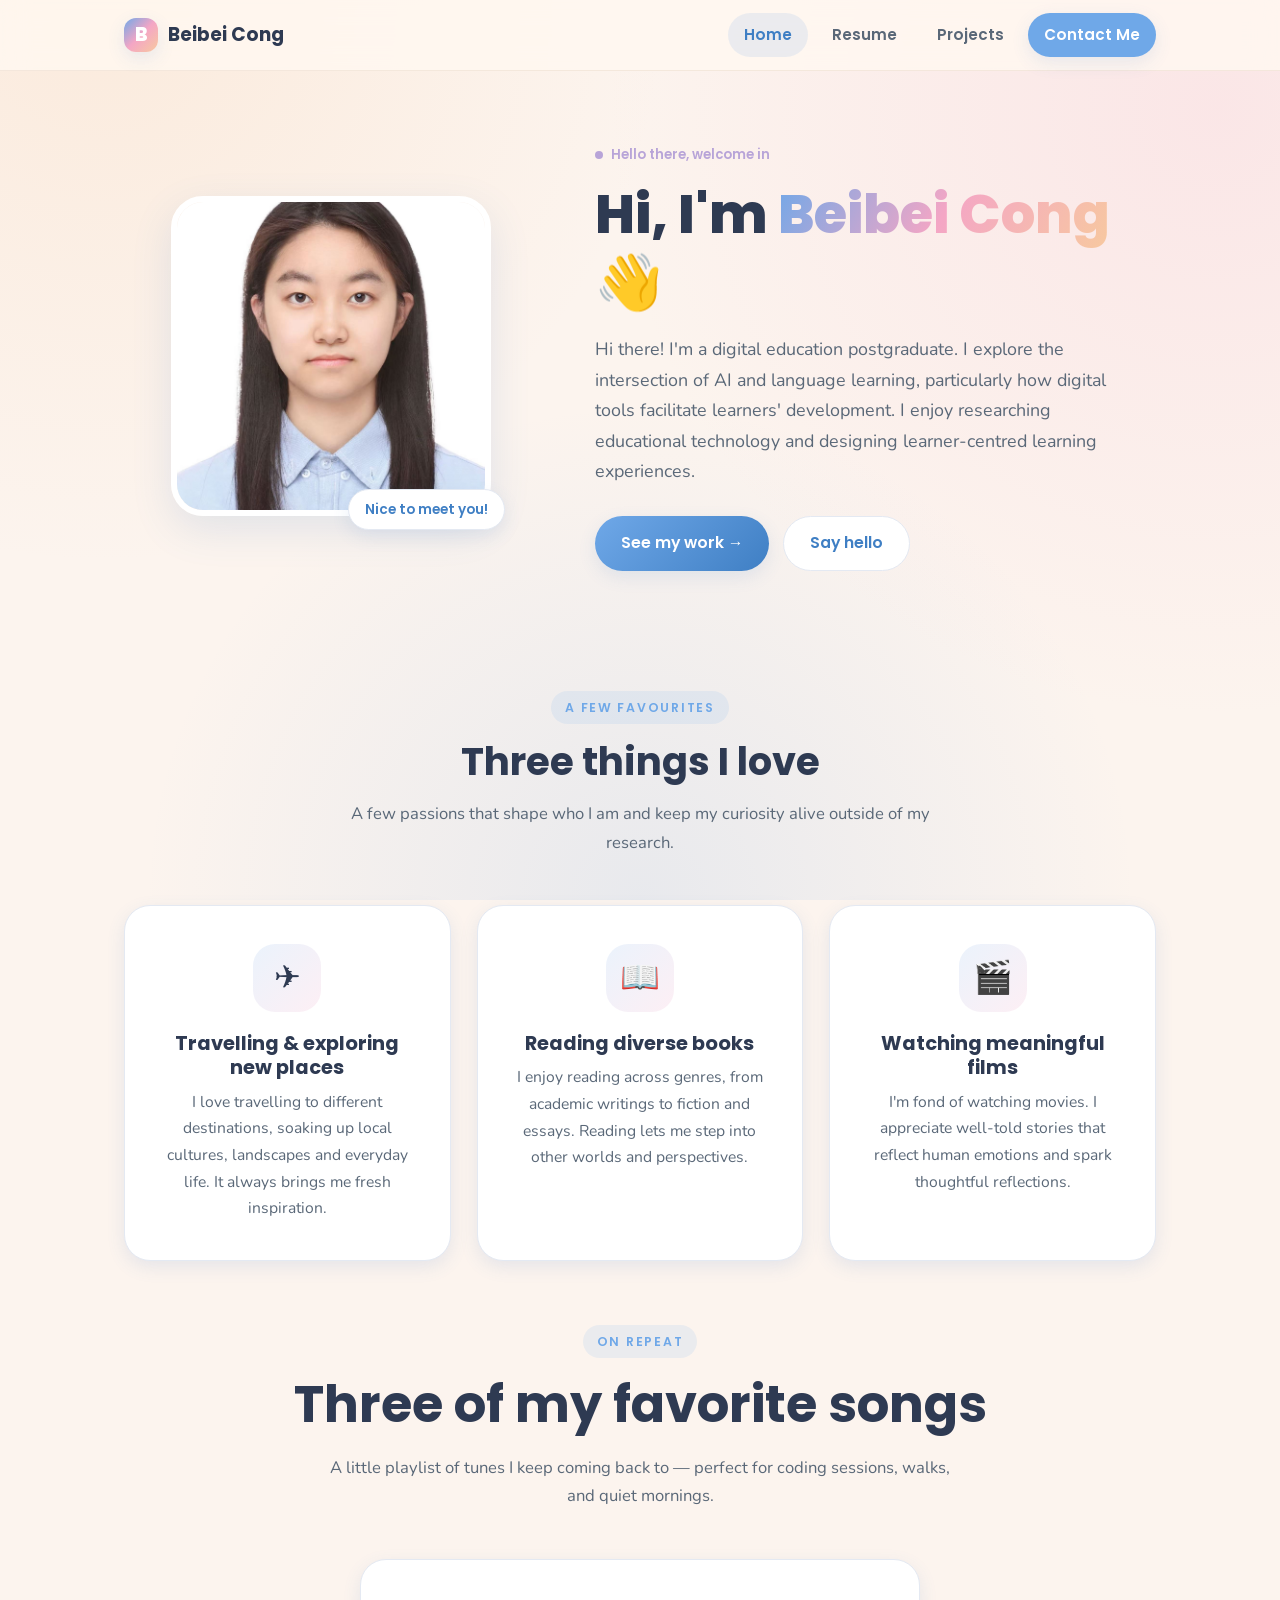
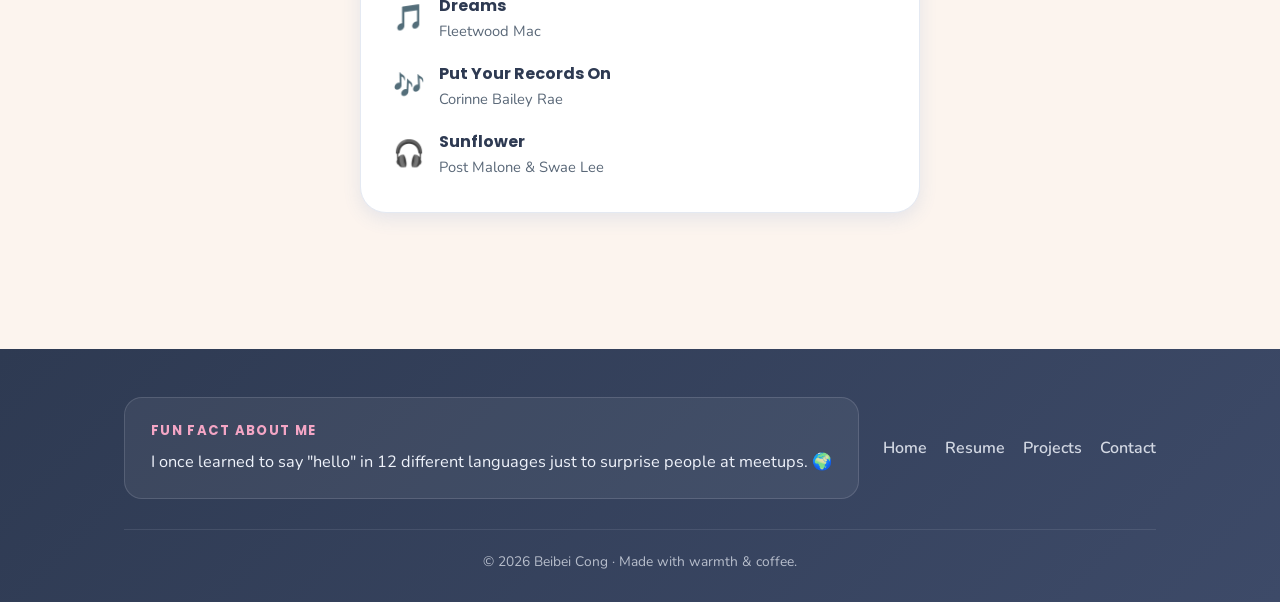
<file: index.html>
<!DOCTYPE html>
<html lang="en">
<head>
  <meta charset="UTF-8" />
  <meta name="viewport" content="width=device-width, initial-scale=1.0" />
  <title>Beibei Cong — Home</title>
  <meta name="description" content="Beibei Cong — digital education postgraduate exploring the intersection of AI and language learning, researching educational technology and designing learner-centred experiences." />
  <link rel="stylesheet" href="styles.css" />
</head>
<body>
  <!-- ===== Navbar ===== -->
  <header class="nav">
    <div class="container nav-inner">
      <a href="index.html" class="brand">
        <span class="brand-dot">B</span>
        Beibei Cong
      </a>
      <nav class="nav-links" id="navLinks">
        <a href="index.html" class="active">Home</a>
        <a href="resume.html">Resume</a>
        <a href="projects.html">Projects</a>
        <a href="contact.html" class="nav-cta">Contact Me</a>
      </nav>
      <button class="nav-toggle" aria-label="Toggle menu" aria-expanded="false">
        <span></span>
      </button>
    </div>
  </header>

  <main>
    <!-- ===== Hero ===== -->
    <section class="hero">
      <div class="container hero-grid">
        <div class="headshot-wrap reveal">
          <img class="headshot"
            src="assets/profile.jpg"
            alt="Headshot of Beibei Cong" />
          <span class="headshot-badge">Nice to meet you!</span>
        </div>
        <div class="reveal">
          <span class="hero-eyebrow"><span class="pulse"></span> Hello there, welcome in</span>
          <h1>Hi, I'm <span class="accent">Beibei Cong</span> 👋</h1>
          <p class="hero-lead">
            Hi there! I'm a digital education postgraduate. I explore the
            intersection of AI and language learning, particularly how digital
            tools facilitate learners' development. I enjoy researching
            educational technology and designing learner-centred learning
            experiences.
          </p>
          <div class="hero-actions">
            <a href="projects.html" class="btn btn-primary">See my work →</a>
            <a href="contact.html" class="btn btn-ghost">Say hello</a>
          </div>
        </div>
      </div>
    </section>

    <!-- ===== Three things I like ===== -->
    <section class="section">
      <div class="container">
        <div class="center">
          <span class="section-eyebrow">A few favourites</span>
          <h2 class="section-title">Three things I love</h2>
          <p class="section-subtitle">
            A few passions that shape who I am and keep my curiosity alive
            outside of my research.
          </p>
        </div>
        <div class="grid grid-3">
          <article class="card like-card reveal">
            <div class="like-icon">✈️</div>
            <h3>Travelling &amp; exploring new places</h3>
            <p>I love travelling to different destinations, soaking up local cultures, landscapes and everyday life. It always brings me fresh inspiration.</p>
          </article>
          <article class="card like-card reveal">
            <div class="like-icon">📖</div>
            <h3>Reading diverse books</h3>
            <p>I enjoy reading across genres, from academic writings to fiction and essays. Reading lets me step into other worlds and perspectives.</p>
          </article>
          <article class="card like-card reveal">
            <div class="like-icon">🎬</div>
            <h3>Watching meaningful films</h3>
            <p>I'm fond of watching movies. I appreciate well-told stories that reflect human emotions and spark thoughtful reflections.</p>
          </article>
        </div>
      </div>
    </section>

    <!-- ===== Favorite songs ===== -->
    <section class="section" style="padding-top:0;">
      <div class="container">
        <div class="center">
          <span class="section-eyebrow">On repeat</span>
          <h2 class="section-title section-title-lg">Three of my favorite songs</h2>
          <p class="section-subtitle">
            A little playlist of tunes I keep coming back to — perfect for
            coding sessions, walks, and quiet mornings.
          </p>
        </div>
        <div class="card reveal" style="max-width:560px; margin:0 auto;">
          <ul style="list-style:none; text-align:left; display:grid; gap:16px;">
            <li style="display:flex; align-items:center; gap:14px;">
              <span style="font-size:1.6rem;">🎵</span>
              <div>
                <div style="font-family:'Poppins',sans-serif; font-weight:700; color:var(--ink);">Dreams</div>
                <div style="color:var(--ink-soft); font-size:0.92rem;">Fleetwood Mac</div>
              </div>
            </li>
            <li style="display:flex; align-items:center; gap:14px;">
              <span style="font-size:1.6rem;">🎶</span>
              <div>
                <div style="font-family:'Poppins',sans-serif; font-weight:700; color:var(--ink);">Put Your Records On</div>
                <div style="color:var(--ink-soft); font-size:0.92rem;">Corinne Bailey Rae</div>
              </div>
            </li>
            <li style="display:flex; align-items:center; gap:14px;">
              <span style="font-size:1.6rem;">🎧</span>
              <div>
                <div style="font-family:'Poppins',sans-serif; font-weight:700; color:var(--ink);">Sunflower</div>
                <div style="color:var(--ink-soft); font-size:0.92rem;">Post Malone &amp; Swae Lee</div>
              </div>
            </li>
          </ul>
        </div>
      </div>
    </section>
  </main>

  <!-- ===== Footer with fun fact ===== -->
  <footer class="footer">
    <div class="container">
      <div class="footer-inner">
        <div class="funfact">
          <div class="label">Fun fact about me</div>
          <div class="text">
            I once learned to say "hello" in 12 different languages just to
            surprise people at meetups. 🌍
          </div>
        </div>
        <nav class="footer-links">
          <a href="index.html">Home</a>
          <a href="resume.html">Resume</a>
          <a href="projects.html">Projects</a>
          <a href="contact.html">Contact</a>
        </nav>
      </div>
      <div class="footer-bottom">
        © <span id="year"></span> Beibei Cong · Made with warmth &amp; coffee.
      </div>
    </div>
  </footer>

  <script src="script.js"></script>
  <script>document.getElementById('year').textContent = new Date().getFullYear();</script>
</body>
</html>
</file>
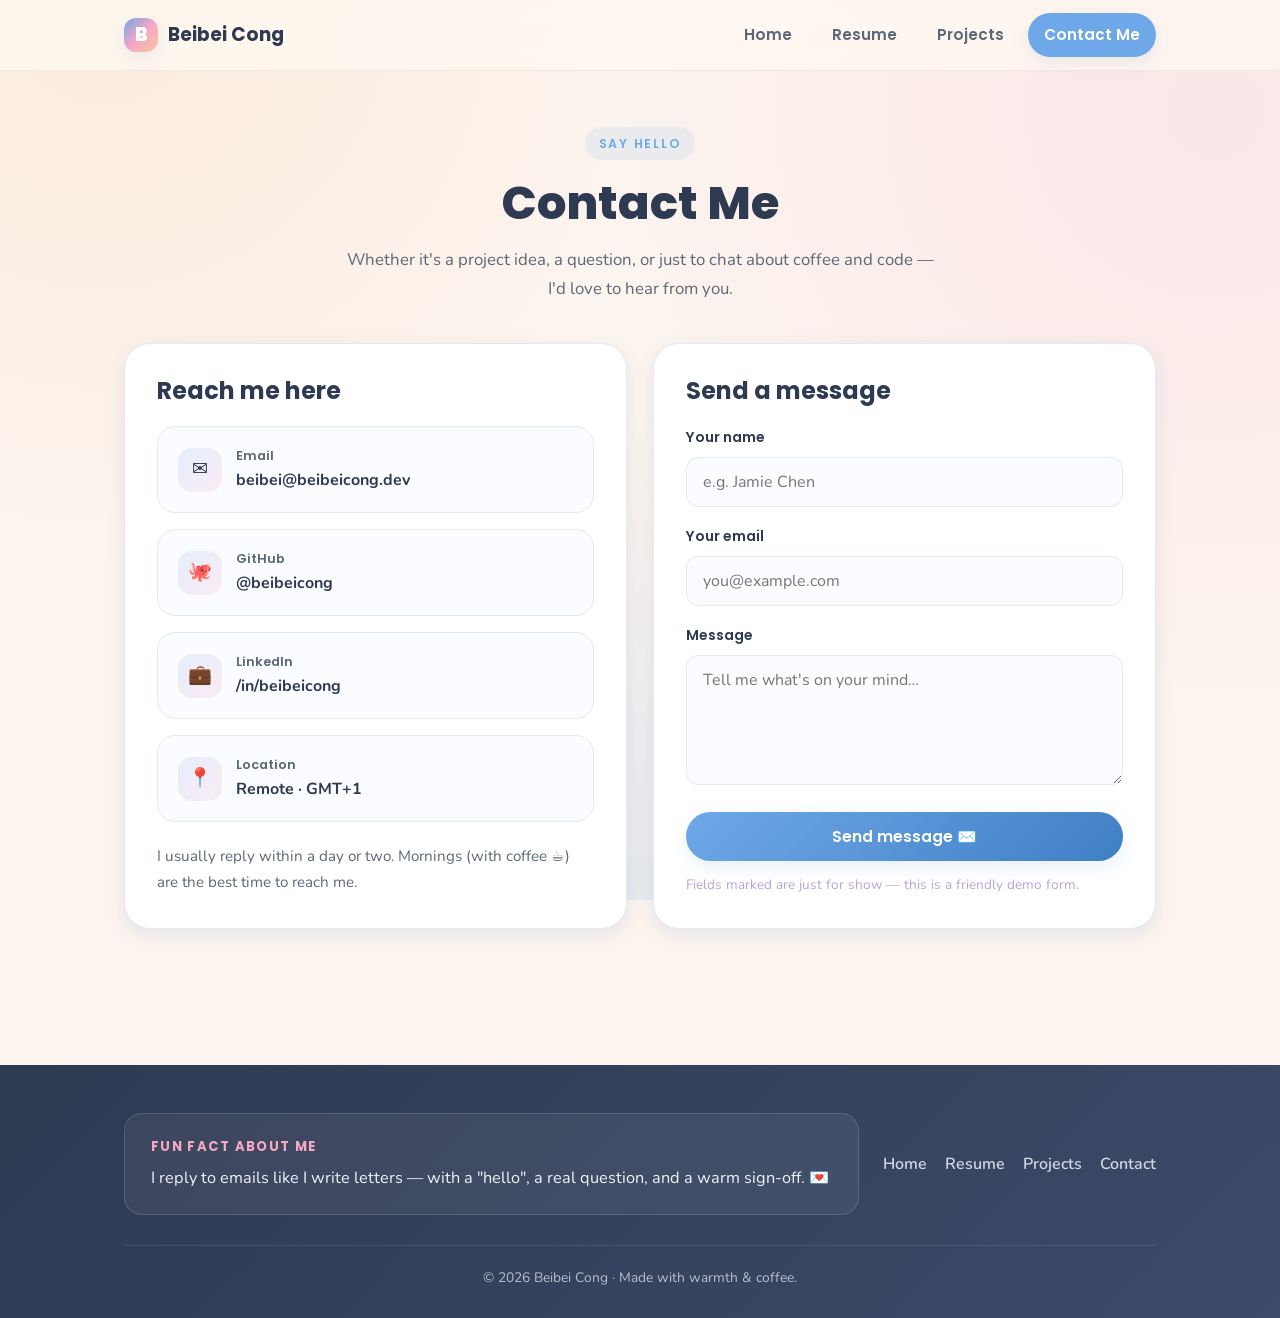
<file: contact.html>
<!DOCTYPE html>
<html lang="en">
<head>
  <meta charset="UTF-8" />
  <meta name="viewport" content="width=device-width, initial-scale=1.0" />
  <title>Beibei Cong — Contact Me</title>
  <meta name="description" content="Get in touch with Beibei Cong." />
  <link rel="stylesheet" href="styles.css" />
</head>
<body>
  <!-- ===== Navbar ===== -->
  <header class="nav">
    <div class="container nav-inner">
      <a href="index.html" class="brand">
        <span class="brand-dot">B</span>
        Beibei Cong
      </a>
      <nav class="nav-links" id="navLinks">
        <a href="index.html">Home</a>
        <a href="resume.html">Resume</a>
        <a href="projects.html">Projects</a>
        <a href="contact.html" class="active nav-cta">Contact Me</a>
      </nav>
      <button class="nav-toggle" aria-label="Toggle menu" aria-expanded="false">
        <span></span>
      </button>
    </div>
  </header>

  <main>
    <!-- ===== Page header ===== -->
    <section class="page-header">
      <div class="container">
        <span class="section-eyebrow">Say hello</span>
        <h1>Contact Me</h1>
        <p>Whether it's a project idea, a question, or just to chat about coffee and code — I'd love to hear from you.</p>
      </div>
    </section>

    <section class="section" style="padding-top:0;">
      <div class="container">
        <div class="contact-grid">
          <!-- Contact details -->
          <div class="card reveal">
            <h2 class="section-title" style="font-size:1.5rem; margin-bottom:20px;">Reach me here</h2>
            <ul class="contact-list">
              <li>
                <span class="contact-icon">✉️</span>
                <div>
                  <div class="label">Email</div>
                  <div class="value">beibei@beibeicong.dev</div>
                </div>
              </li>
              <li>
                <span class="contact-icon">🐙</span>
                <div>
                  <div class="label">GitHub</div>
                  <div class="value">@beibeicong</div>
                </div>
              </li>
              <li>
                <span class="contact-icon">💼</span>
                <div>
                  <div class="label">LinkedIn</div>
                  <div class="value">/in/beibeicong</div>
                </div>
              </li>
              <li>
                <span class="contact-icon">📍</span>
                <div>
                  <div class="label">Location</div>
                  <div class="value">Remote · GMT+1</div>
                </div>
              </li>
            </ul>
            <p style="margin-top:22px; color:var(--ink-soft); font-size:0.95rem;">
              I usually reply within a day or two. Mornings (with coffee ☕) are the best time to reach me.
            </p>
          </div>

          <!-- Contact form -->
          <div class="card reveal">
            <h2 class="section-title" style="font-size:1.5rem; margin-bottom:20px;">Send a message</h2>
            <form id="contact-form" novalidate>
              <div class="form-field">
                <label for="name">Your name</label>
                <input type="text" id="name" name="name" placeholder="e.g. Jamie Chen" required />
              </div>
              <div class="form-field">
                <label for="email">Your email</label>
                <input type="email" id="email" name="email" placeholder="you@example.com" required />
              </div>
              <div class="form-field">
                <label for="message">Message</label>
                <textarea id="message" name="message" placeholder="Tell me what's on your mind…" required></textarea>
              </div>
              <button type="submit" class="btn btn-primary" style="width:100%; justify-content:center;">Send message ✉️</button>
              <p class="form-note">Fields marked are just for show — this is a friendly demo form.</p>
            </form>
          </div>
        </div>
      </div>
    </section>
  </main>

  <!-- ===== Footer ===== -->
  <footer class="footer">
    <div class="container">
      <div class="footer-inner">
        <div class="funfact">
          <div class="label">Fun fact about me</div>
          <div class="text">
            I reply to emails like I write letters — with a "hello", a real question, and a warm sign-off. 💌
          </div>
        </div>
        <nav class="footer-links">
          <a href="index.html">Home</a>
          <a href="resume.html">Resume</a>
          <a href="projects.html">Projects</a>
          <a href="contact.html">Contact</a>
        </nav>
      </div>
      <div class="footer-bottom">
        © <span id="year"></span> Beibei Cong · Made with warmth &amp; coffee.
      </div>
    </div>
  </footer>

  <script src="script.js"></script>
  <script>document.getElementById('year').textContent = new Date().getFullYear();</script>
</body>
</html>
</file>
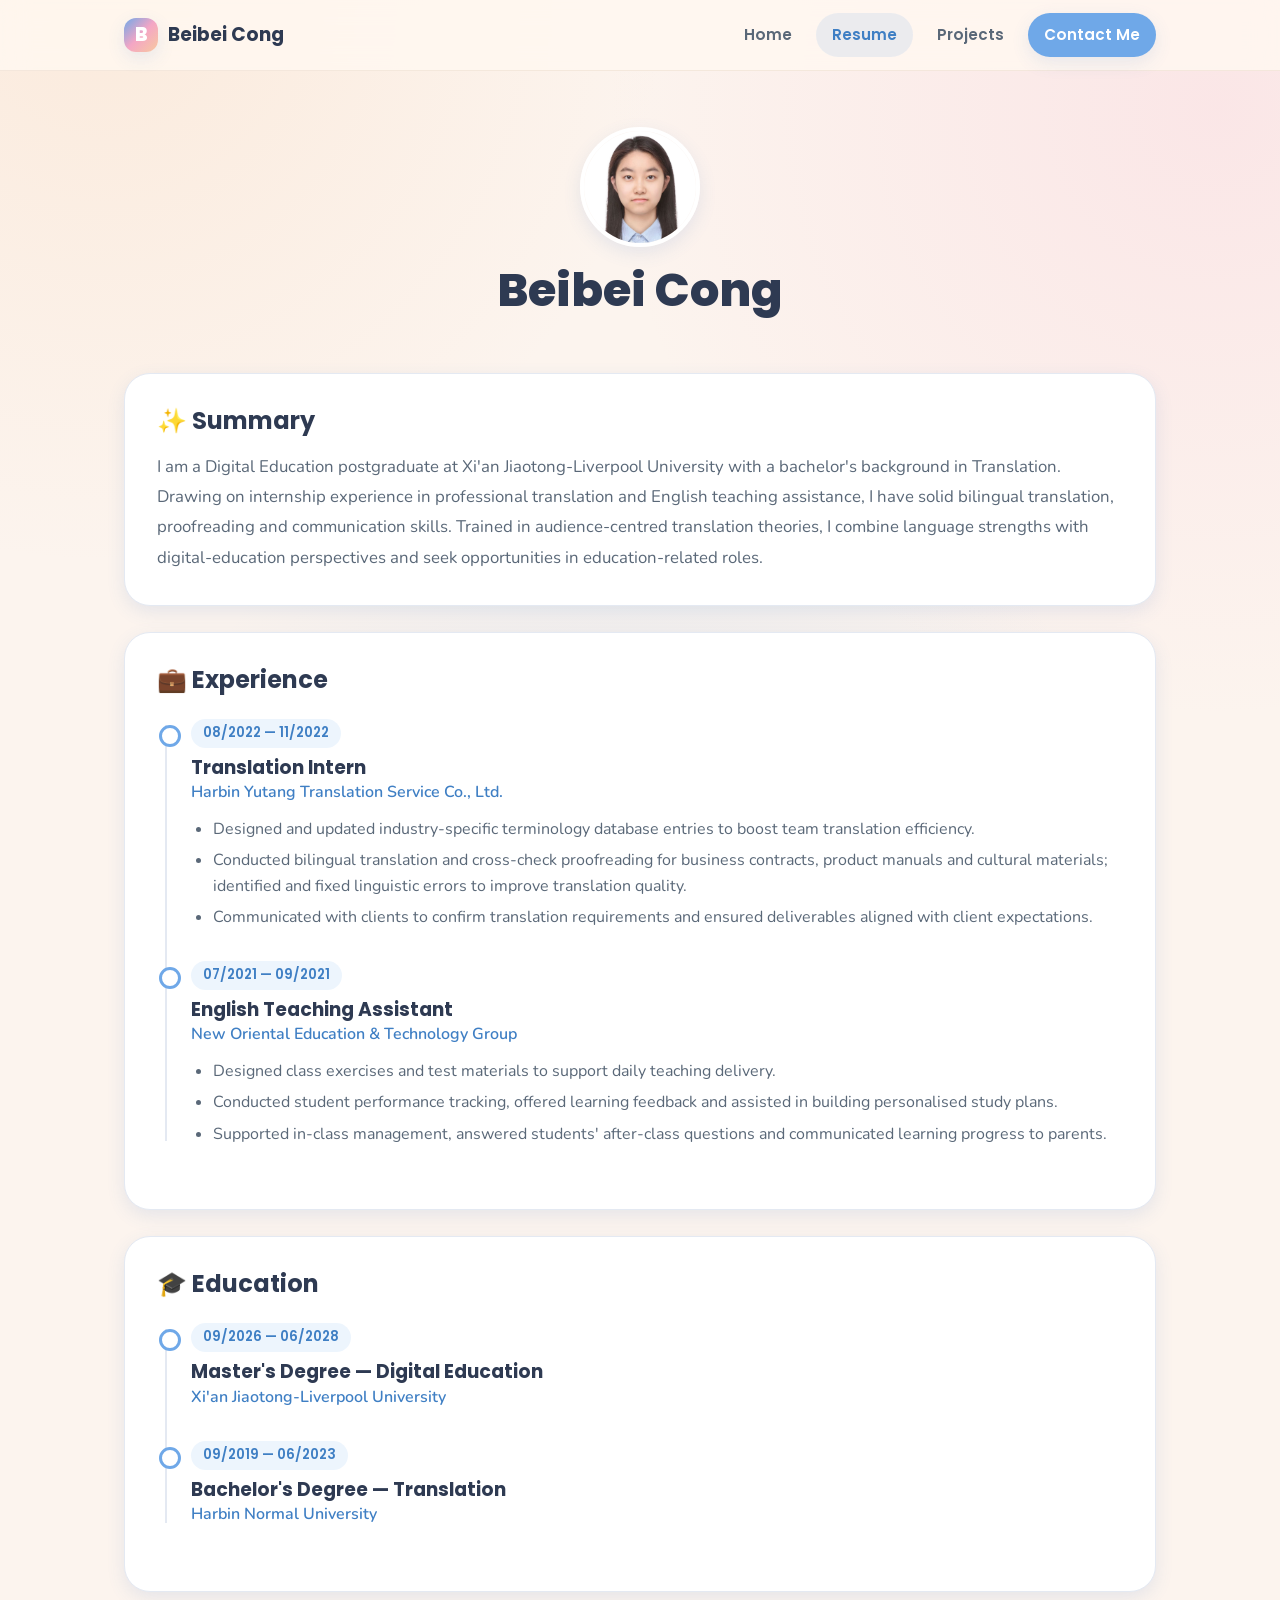
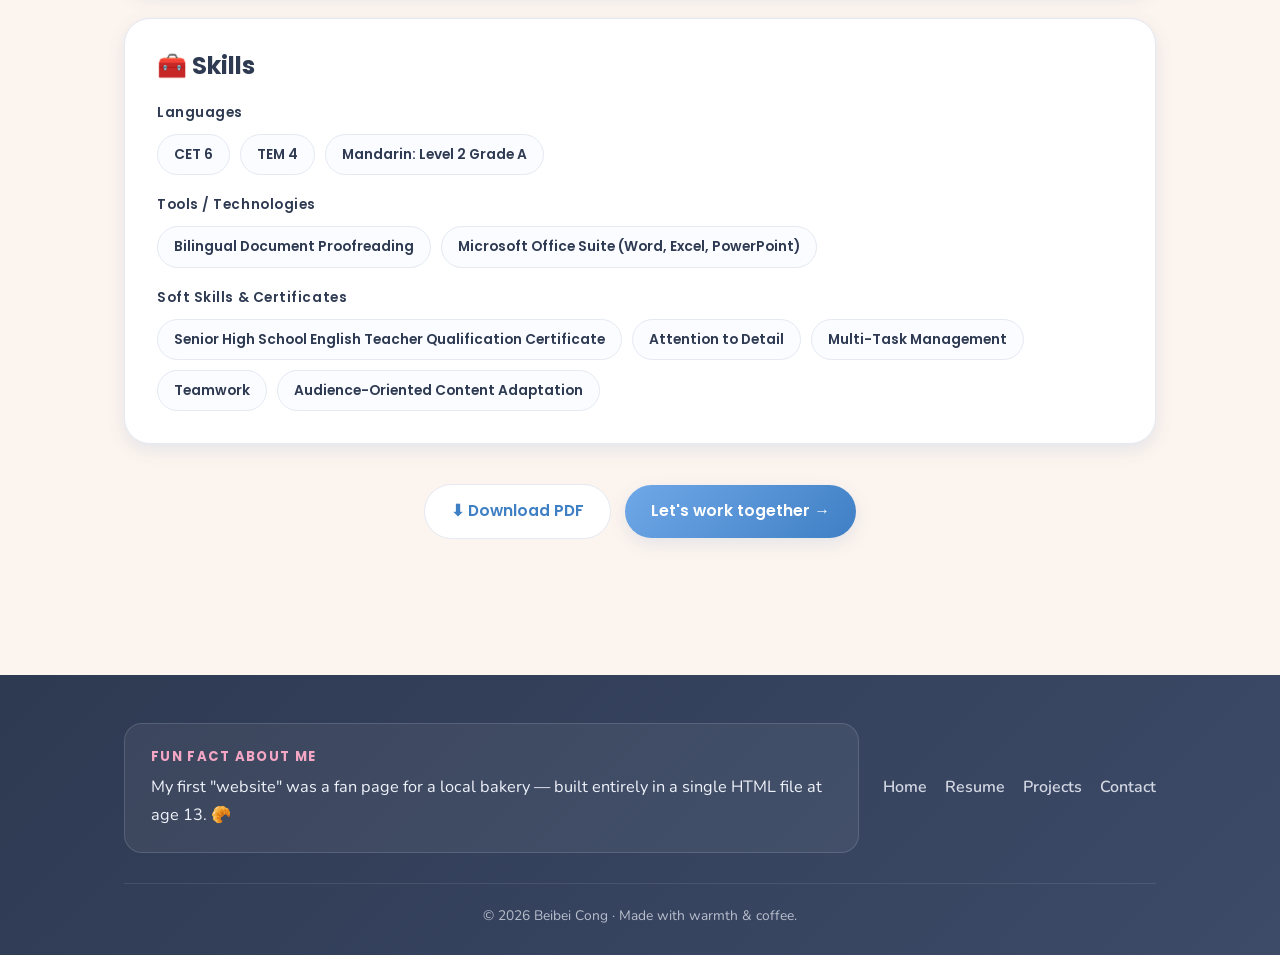
<file: resume.html>
<!DOCTYPE html>
<html lang="en">
<head>
  <meta charset="UTF-8" />
  <meta name="viewport" content="width=device-width, initial-scale=1.0" />
  <title>Beibei Cong — Resume</title>
  <meta name="description" content="The resume of Beibei Cong — experience, education, and skills." />
  <link rel="stylesheet" href="styles.css" />
  <style>
    /* Resume page — bullet list inside timeline entries */
    .resume-bullets { list-style: disc; margin: 8px 0 0; padding-left: 22px; color: var(--ink-soft); }
    .resume-bullets li { margin-bottom: 6px; line-height: 1.6; }
    .resume-bullets li:last-child { margin-bottom: 0; }
    /* Skills groups */
    .skills-group + .skills-group { margin-top: 18px; }
    .skills-group-title {
      font-family: 'Poppins', sans-serif; font-weight: 600; font-size: 0.85rem;
      letter-spacing: 0.04em; color: var(--ink); margin: 0 0 10px;
    }
    /* Resume identity header (photo + name) */
    .resume-identity .container { display: flex; flex-direction: column; align-items: center; }
    .resume-photo {
      width: 120px; height: 120px; border-radius: 50%;
      object-fit: cover; object-position: center 20%;
      border: 4px solid #fff; box-shadow: var(--shadow-sm);
      margin-bottom: 14px;
    }
    .resume-name { font-size: clamp(2rem, 4.5vw, 2.8rem); font-weight: 800; margin-bottom: 0; }

    /* ===== Print: clean compact resume PDF (nav / footer / buttons hidden) ===== */
    @media print {
      @page { size: A4; margin: 1cm; }
      body {
        line-height: 1.4;
        background-color: var(--cream);
        background-image:
          radial-gradient(circle at 8% 0%, rgba(247, 201, 159, 0.22), transparent 38%),
          radial-gradient(circle at 95% 12%, rgba(244, 166, 197, 0.18), transparent 42%),
          radial-gradient(circle at 50% 100%, rgba(111, 168, 232, 0.14), transparent 45%);
        background-attachment: scroll;
      }
      .nav, .footer, .resume-actions { display: none !important; }

      /* Identity header */
      .page-header { padding: 0 0 10px; }
      .resume-photo { width: 72px; height: 72px; margin-bottom: 6px; border-width: 3px; }
      .resume-name { font-size: 1.6rem !important; }

      /* Stack & cards */
      .section { padding: 0 !important; }
      .resume-sections { gap: 12px !important; }
      .card { box-shadow: none; padding: 12px 16px; break-inside: avoid; }
      .card .section-title { font-size: 1.12rem !important; margin-bottom: 8px !important; }

      /* Summary text */
      .card p { line-height: 1.45; }
      .resume-summary { font-size: 0.95rem !important; line-height: 1.45 !important; }

      /* Timeline */
      .timeline { padding-left: 22px; }
      .timeline-item { margin-bottom: 10px; break-inside: avoid; }
      .timeline-item:last-child { margin-bottom: 0; }
      .timeline-item h3 { font-size: 1rem; margin-bottom: 2px; }
      .timeline-item p[style] { margin-bottom: 4px !important; }
      .timeline-meta { gap: 6px; margin-bottom: 4px; font-size: 0.76rem; }
      .timeline-meta .tag { padding: 1px 9px; }
      .resume-bullets { margin-top: 4px; padding-left: 18px; }
      .resume-bullets li { margin-bottom: 2px; line-height: 1.4; }

      /* Skills */
      .skills-group + .skills-group { margin-top: 8px; }
      .skills-group-title { font-size: 0.78rem; margin-bottom: 5px; }
      .skills-wrap { gap: 6px; }
      .chip { font-size: 0.78rem; padding: 3px 11px; }

      .reveal { opacity: 1 !important; transform: none !important; }
      * { -webkit-print-color-adjust: exact; print-color-adjust: exact; }
    }
  </style>
</head>
<body>
  <!-- ===== Navbar ===== -->
  <header class="nav">
    <div class="container nav-inner">
      <a href="index.html" class="brand">
        <span class="brand-dot">B</span>
        Beibei Cong
      </a>
      <nav class="nav-links" id="navLinks">
        <a href="index.html">Home</a>
        <a href="resume.html" class="active">Resume</a>
        <a href="projects.html">Projects</a>
        <a href="contact.html" class="nav-cta">Contact Me</a>
      </nav>
      <button class="nav-toggle" aria-label="Toggle menu" aria-expanded="false">
        <span></span>
      </button>
    </div>
  </header>

  <main>
    <!-- ===== Identity header (photo + name) ===== -->
    <section class="page-header resume-identity">
      <div class="container">
        <img class="resume-photo" src="assets/profile.jpg" alt="Portrait of Beibei Cong" />
        <h1 class="resume-name">Beibei Cong</h1>
      </div>
    </section>

    <section class="section" style="padding-top:0;">
      <div class="container">
        <div class="resume-sections" style="display:flex; flex-direction:column; gap:26px;">

          <!-- ===== Summary ===== -->
          <div class="card reveal">
            <h2 class="section-title" style="font-size:1.5rem; margin-bottom:16px;">✨ Summary</h2>
            <p class="resume-summary" style="font-size:1.05rem; color:var(--ink-soft); line-height:1.8;">
              I am a Digital Education postgraduate at Xi'an Jiaotong-Liverpool University with a bachelor's background in Translation. Drawing on internship experience in professional translation and English teaching assistance, I have solid bilingual translation, proofreading and communication skills. Trained in audience-centred translation theories, I combine language strengths with digital-education perspectives and seek opportunities in education-related roles.
            </p>
          </div>

          <!-- ===== Experience ===== -->
          <div class="card reveal">
            <h2 class="section-title" style="font-size:1.5rem; margin-bottom:24px;">💼 Experience</h2>
            <div class="timeline">
              <div class="timeline-item">
                <div class="timeline-meta">
                  <span class="tag">08/2022 — 11/2022</span>
                </div>
                <h3>Translation Intern</h3>
                <p style="font-weight:600; color:var(--coral-dark); margin-bottom:10px;">Harbin Yutang Translation Service Co., Ltd.</p>
                <ul class="resume-bullets">
                  <li>Designed and updated industry-specific terminology database entries to boost team translation efficiency.</li>
                  <li>Conducted bilingual translation and cross-check proofreading for business contracts, product manuals and cultural materials; identified and fixed linguistic errors to improve translation quality.</li>
                  <li>Communicated with clients to confirm translation requirements and ensured deliverables aligned with client expectations.</li>
                </ul>
              </div>
              <div class="timeline-item">
                <div class="timeline-meta">
                  <span class="tag">07/2021 — 09/2021</span>
                </div>
                <h3>English Teaching Assistant</h3>
                <p style="font-weight:600; color:var(--coral-dark); margin-bottom:10px;">New Oriental Education &amp; Technology Group</p>
                <ul class="resume-bullets">
                  <li>Designed class exercises and test materials to support daily teaching delivery.</li>
                  <li>Conducted student performance tracking, offered learning feedback and assisted in building personalised study plans.</li>
                  <li>Supported in-class management, answered students' after-class questions and communicated learning progress to parents.</li>
                </ul>
              </div>
            </div>
          </div>

          <!-- ===== Education ===== -->
          <div class="card reveal">
            <h2 class="section-title" style="font-size:1.5rem; margin-bottom:24px;">🎓 Education</h2>
            <div class="timeline">
              <div class="timeline-item">
                <div class="timeline-meta">
                  <span class="tag">09/2026 — 06/2028</span>
                </div>
                <h3>Master's Degree — Digital Education</h3>
                <p style="font-weight:600; color:var(--coral-dark); margin-bottom:6px;">Xi'an Jiaotong-Liverpool University</p>
              </div>
              <div class="timeline-item">
                <div class="timeline-meta">
                  <span class="tag">09/2019 — 06/2023</span>
                </div>
                <h3>Bachelor's Degree — Translation</h3>
                <p style="font-weight:600; color:var(--coral-dark); margin-bottom:6px;">Harbin Normal University</p>
              </div>
            </div>
          </div>

          <!-- ===== Skills ===== -->
          <div class="card reveal">
            <h2 class="section-title" style="font-size:1.5rem; margin-bottom:20px;">🧰 Skills</h2>
            <div class="skills-group">
              <p class="skills-group-title">Languages</p>
              <div class="skills-wrap">
                <span class="chip">CET 6</span>
                <span class="chip">TEM 4</span>
                <span class="chip">Mandarin: Level 2 Grade A</span>
              </div>
            </div>
            <div class="skills-group">
              <p class="skills-group-title">Tools / Technologies</p>
              <div class="skills-wrap">
                <span class="chip">Bilingual Document Proofreading</span>
                <span class="chip">Microsoft Office Suite (Word, Excel, PowerPoint)</span>
              </div>
            </div>
            <div class="skills-group">
              <p class="skills-group-title">Soft Skills &amp; Certificates</p>
              <div class="skills-wrap">
                <span class="chip">Senior High School English Teacher Qualification Certificate</span>
                <span class="chip">Attention to Detail</span>
                <span class="chip">Multi-Task Management</span>
                <span class="chip">Teamwork</span>
                <span class="chip">Audience-Oriented Content Adaptation</span>
              </div>
            </div>
          </div>

        </div>

        <div class="center resume-actions" style="margin-top:40px;">
          <a href="resume.pdf" download="Beibei-Cong-Resume.pdf" class="btn btn-ghost">⬇ Download PDF</a>
          <a href="contact.html" class="btn btn-primary" style="margin-left:10px;">Let's work together →</a>
        </div>
      </div>
    </section>
  </main>

  <!-- ===== Footer ===== -->
  <footer class="footer">
    <div class="container">
      <div class="footer-inner">
        <div class="funfact">
          <div class="label">Fun fact about me</div>
          <div class="text">
            My first "website" was a fan page for a local bakery — built entirely in a single HTML file at age 13. 🥐
          </div>
        </div>
        <nav class="footer-links">
          <a href="index.html">Home</a>
          <a href="resume.html">Resume</a>
          <a href="projects.html">Projects</a>
          <a href="contact.html">Contact</a>
        </nav>
      </div>
      <div class="footer-bottom">
        © <span id="year"></span> Beibei Cong · Made with warmth &amp; coffee.
      </div>
    </div>
  </footer>

  <script src="script.js"></script>
  <script>document.getElementById('year').textContent = new Date().getFullYear();</script>
</body>
</html>
</file>
<file: styles.css>
/* ===== Google Fonts ===== */
@import url('https://fonts.googleapis.com/css2?family=Nunito:wght@400;500;600;700&family=Poppins:wght@500;600;700;800&display=swap');

/* ===== Design Tokens ===== */
:root {
  --cream: #FCF4EE;        /* soft peach base */
  --cream-soft: #F7F4FB;   /* cool lavender-white */
  --coral: #6FA8E8;        /* COOL BLUE (primary) */
  --coral-dark: #3F7FC4;   /* deep blue */
  --honey: #F4A6C5;        /* PINK */
  --peach: #F7C99F;        /* warm peach (gradient accent) */
  --sage: #B8A4D8;         /* soft lavender (status) */
  --ink: #2E3A52;          /* cool navy text */
  --ink-soft: #5A6878;
  --card: #FFFFFF;
  --card-warm: #FBFCFF;    /* cool-tinted card */
  --line: #E4E9F2;
  --shadow: 0 14px 40px rgba(63, 127, 196, 0.14);
  --shadow-sm: 0 6px 18px rgba(63, 127, 196, 0.12);
  --radius-lg: 26px;
  --radius-md: 18px;
  --radius-sm: 12px;
  --maxw: 1080px;
}

/* ===== Reset ===== */
* { margin: 0; padding: 0; box-sizing: border-box; }

html { scroll-behavior: smooth; }

body {
  font-family: 'Nunito', system-ui, sans-serif;
  color: var(--ink);
  background: var(--cream);
  background-image:
    radial-gradient(circle at 8% 0%, rgba(247, 201, 159, 0.22), transparent 38%),
    radial-gradient(circle at 95% 12%, rgba(244, 166, 197, 0.18), transparent 42%),
    radial-gradient(circle at 50% 100%, rgba(111, 168, 232, 0.14), transparent 45%);
  background-attachment: fixed;
  line-height: 1.7;
  -webkit-font-smoothing: antialiased;
  min-height: 100vh;
  display: flex;
  flex-direction: column;
}

h1, h2, h3, h4 { font-family: 'Poppins', system-ui, sans-serif; line-height: 1.25; color: var(--ink); }

a { color: var(--coral-dark); text-decoration: none; transition: color .2s ease; }
a:hover { color: var(--coral); }

img { max-width: 100%; display: block; }

main { flex: 1; }

/* ===== Layout helpers ===== */
.container { width: 100%; max-width: var(--maxw); margin: 0 auto; padding: 0 24px; }

.section { padding: 64px 0; }
.section-eyebrow {
  display: inline-block;
  font-family: 'Poppins', sans-serif;
  font-weight: 600;
  font-size: 0.78rem;
  letter-spacing: 0.14em;
  text-transform: uppercase;
  color: var(--coral);
  background: rgba(111, 168, 232, 0.12);
  padding: 6px 14px;
  border-radius: 999px;
  margin-bottom: 14px;
}
.section-title {
  font-size: clamp(1.7rem, 3.4vw, 2.4rem);
  font-weight: 700;
  margin-bottom: 14px;
}
.section-title-lg {
  font-size: clamp(2.3rem, 5vw, 3.2rem);
  margin-bottom: 18px;
}
.section-subtitle {
  color: var(--ink-soft);
  max-width: 620px;
  margin: 0 auto 48px;
  font-size: 1.04rem;
}
.center { text-align: center; }

/* ===== Navbar ===== */
.nav {
  position: sticky;
  top: 0;
  z-index: 50;
  backdrop-filter: blur(14px);
  background: rgba(255, 248, 241, 0.82);
  border-bottom: 1px solid rgba(240, 226, 212, 0.7);
}
.nav-inner {
  display: flex;
  align-items: center;
  justify-content: space-between;
  height: 70px;
}
.brand {
  display: flex;
  align-items: center;
  gap: 10px;
  font-family: 'Poppins', sans-serif;
  font-weight: 700;
  font-size: 1.18rem;
  color: var(--ink);
}
.brand-dot {
  width: 34px; height: 34px;
  border-radius: 12px;
  background: linear-gradient(135deg, var(--coral), var(--honey), var(--peach));
  display: grid; place-items: center;
  color: #fff; font-weight: 800;
  box-shadow: var(--shadow-sm);
}
.nav-links { display: flex; align-items: center; gap: 8px; }
.nav-links a {
  font-family: 'Poppins', sans-serif;
  font-weight: 600;
  font-size: 0.95rem;
  color: var(--ink-soft);
  padding: 9px 16px;
  border-radius: 999px;
  transition: all .2s ease;
}
.nav-links a:hover { color: var(--coral-dark); background: rgba(111, 168, 232, 0.10); }
.nav-links a.active { color: var(--coral-dark); background: rgba(111, 168, 232, 0.14); }
.nav-cta {
  background: var(--coral) !important;
  color: #fff !important;
  box-shadow: var(--shadow-sm);
}
.nav-cta:hover { background: var(--coral-dark) !important; color: #fff !important; }

.nav-toggle {
  display: none;
  background: none; border: none; cursor: pointer;
  width: 42px; height: 42px; border-radius: 12px;
  align-items: center; justify-content: center;
}
.nav-toggle:hover { background: rgba(111, 168, 232, 0.10); }
.nav-toggle span {
  display: block; width: 22px; height: 2px; border-radius: 2px;
  background: var(--ink); position: relative;
  transition: .25s ease;
}
.nav-toggle span::before, .nav-toggle span::after {
  content: ''; position: absolute; left: 0;
  width: 22px; height: 2px; border-radius: 2px; background: var(--ink);
  transition: .25s ease;
}
.nav-toggle span::before { top: -7px; }
.nav-toggle span::after { top: 7px; }

/* ===== Buttons ===== */
.btn {
  display: inline-flex; align-items: center; gap: 8px;
  font-family: 'Poppins', sans-serif;
  font-weight: 600; font-size: 0.98rem;
  padding: 13px 26px; border-radius: 999px;
  border: none; cursor: pointer; transition: all .22s ease;
}
.btn-primary {
  background: linear-gradient(135deg, var(--coral), var(--coral-dark));
  color: #fff; box-shadow: var(--shadow-sm);
}
.btn-primary:hover { transform: translateY(-2px); box-shadow: var(--shadow); color: #fff; }
.btn-ghost {
  background: var(--card);
  color: var(--coral-dark);
  border: 1.5px solid var(--line);
}
.btn-ghost:hover { border-color: var(--coral); color: var(--coral-dark); transform: translateY(-2px); }

/* ===== Cards ===== */
.card {
  background: var(--card);
  border: 1px solid var(--line);
  border-radius: var(--radius-lg);
  padding: 32px;
  box-shadow: var(--shadow-sm);
  transition: transform .22s ease, box-shadow .22s ease;
}
.card:hover { transform: translateY(-4px); box-shadow: var(--shadow); }

.grid { display: grid; gap: 26px; }
.grid-3 { grid-template-columns: repeat(3, 1fr); }
.grid-2 { grid-template-columns: repeat(2, 1fr); }

/* ===== Hero ===== */
.hero {
  padding: 70px 0 56px;
}
.hero-grid {
  display: grid;
  grid-template-columns: 0.85fr 1.15fr;
  gap: 56px;
  align-items: center;
}
.headshot-wrap {
  position: relative;
  justify-self: center;
}
.headshot {
  width: 320px; height: 320px;
  border-radius: 32px;
  object-fit: cover;
  border: 6px solid var(--card);
  box-shadow: var(--shadow);
}
.headshot-badge {
  position: absolute;
  bottom: -14px; right: -14px;
  background: var(--card);
  border: 1px solid var(--line);
  border-radius: 999px;
  padding: 8px 16px;
  font-family: 'Poppins', sans-serif;
  font-weight: 600;
  font-size: 0.85rem;
  color: var(--coral-dark);
  box-shadow: var(--shadow-sm);
}
.hero-eyebrow {
  display: inline-flex; align-items: center; gap: 8px;
  font-family: 'Poppins', sans-serif;
  font-weight: 600; font-size: 0.82rem;
  color: var(--sage);
  margin-bottom: 14px;
}
.hero-eyebrow .pulse {
  width: 8px; height: 8px; border-radius: 50%;
  background: var(--sage);
  box-shadow: 0 0 0 0 rgba(184, 164, 216, 0.6);
  animation: pulse 2s infinite;
}
@keyframes pulse {
  0% { box-shadow: 0 0 0 0 rgba(184, 164, 216, 0.55); }
  70% { box-shadow: 0 0 0 10px rgba(184, 164, 216, 0); }
  100% { box-shadow: 0 0 0 0 rgba(184, 164, 216, 0); }
}
.hero h1 {
  font-size: clamp(2.3rem, 5vw, 3.4rem);
  font-weight: 800;
  margin-bottom: 18px;
}
.hero h1 .accent {
  background: linear-gradient(120deg, var(--coral), var(--honey), var(--peach));
  -webkit-background-clip: text;
  background-clip: text;
  -webkit-text-fill-color: transparent;
}
.hero-lead {
  font-size: 1.12rem;
  color: var(--ink-soft);
  max-width: 540px;
  margin-bottom: 30px;
}
.hero-actions { display: flex; flex-wrap: wrap; gap: 14px; }

/* ===== Likes cards ===== */
.like-card { text-align: center; padding: 38px 28px; }
.like-icon {
  width: 68px; height: 68px;
  margin: 0 auto 20px;
  border-radius: 22px;
  display: grid; place-items: center;
  font-size: 2rem;
  background: linear-gradient(135deg, rgba(111,168,232,0.14), rgba(244,166,197,0.18));
}
.like-card h3 { font-size: 1.22rem; margin-bottom: 8px; }
.like-card p { color: var(--ink-soft); font-size: 0.98rem; }

/* ===== Page header (sub-pages) ===== */
.page-header {
  padding: 56px 0 40px;
  text-align: center;
}
.page-header h1 {
  font-size: clamp(2rem, 4.5vw, 2.9rem);
  font-weight: 800;
  margin-bottom: 14px;
}
.page-header p { color: var(--ink-soft); max-width: 600px; margin: 0 auto; font-size: 1.05rem; }

/* ===== Resume timeline ===== */
.timeline { position: relative; padding-left: 34px; }
.timeline::before {
  content: ''; position: absolute;
  left: 8px; top: 6px; bottom: 6px;
  width: 2px; background: var(--line);
}
.timeline-item { position: relative; margin-bottom: 30px; }
.timeline-item::before {
  content: ''; position: absolute;
  left: -32px; top: 6px;
  width: 16px; height: 16px; border-radius: 50%;
  background: var(--card);
  border: 3px solid var(--coral);
}
.timeline-item h3 { font-size: 1.18rem; }
.timeline-meta {
  display: flex; flex-wrap: wrap; gap: 8px;
  font-family: 'Poppins', sans-serif;
  font-size: 0.84rem; font-weight: 600;
  color: var(--coral-dark);
  margin-bottom: 8px;
}
.timeline-meta .tag {
  background: rgba(111, 168, 232, 0.12);
  padding: 3px 12px; border-radius: 999px;
}
.timeline-item p { color: var(--ink-soft); }

.skills-wrap { display: flex; flex-wrap: wrap; gap: 10px; }
.chip {
  font-family: 'Poppins', sans-serif;
  font-weight: 600; font-size: 0.86rem;
  background: var(--card-warm);
  border: 1px solid var(--line);
  color: var(--ink);
  padding: 8px 16px; border-radius: 999px;
  transition: all .2s ease;
}
.chip:hover { border-color: var(--coral); color: var(--coral-dark); transform: translateY(-2px); }

/* ===== Project cards ===== */
.project-card { padding: 0; overflow: hidden; display: flex; flex-direction: column; }
.project-thumb {
  height: 180px;
  background: linear-gradient(135deg, var(--coral), var(--honey), var(--peach));
  display: grid; place-items: center;
  font-size: 3rem;
}
.project-body { padding: 26px 28px 30px; }
.project-body h3 { font-size: 1.22rem; margin-bottom: 8px; }
.project-body p { color: var(--ink-soft); font-size: 0.98rem; margin-bottom: 16px; }
.project-tags { display: flex; flex-wrap: wrap; gap: 8px; }
.project-tag {
  font-family: 'Poppins', sans-serif;
  font-size: 0.76rem; font-weight: 600;
  background: rgba(244, 166, 197, 0.22);
  color: #C0578A;
  padding: 4px 12px; border-radius: 999px;
}

/* ===== To-do app ===== */
.todo-app { max-width: 620px; margin: 0 auto; }
.todo-search-wrap { margin-bottom: 16px; }
.todo-search-wrap input {
  width: 100%;
  font-family: 'Nunito', sans-serif;
  font-size: 0.98rem;
  padding: 12px 16px;
  border: 1.5px solid var(--line);
  border-radius: var(--radius-sm);
  background: var(--cream-soft);
  color: var(--ink);
  transition: border-color .2s ease, box-shadow .2s ease;
}
.todo-search-wrap input:focus {
  outline: none; border-color: var(--coral);
  box-shadow: 0 0 0 4px rgba(111, 168, 232, 0.14);
}
.todo-search-wrap input::placeholder { color: var(--ink-soft); opacity: 0.8; }
.todo-no-match {
  text-align: center;
  color: var(--ink-soft);
  padding: 24px 16px;
  font-size: 0.95rem;
}
.todo-input-row {
  display: flex;
  flex-wrap: wrap;
  gap: 12px;
  align-items: stretch;
}
.todo-input-row input[type="text"] {
  flex: 1 1 200px;
  font-family: 'Nunito', sans-serif;
  font-size: 1rem;
  padding: 13px 16px;
  border: 1.5px solid var(--line);
  border-radius: var(--radius-sm);
  background: var(--card-warm);
  color: var(--ink);
  transition: border-color .2s ease, box-shadow .2s ease;
}
.todo-input-row input[type="text"]:focus {
  outline: none; border-color: var(--coral);
  box-shadow: 0 0 0 4px rgba(111, 168, 232, 0.14);
}
.todo-input-row input[type="date"] {
  font-family: 'Nunito', sans-serif;
  font-size: 0.95rem;
  padding: 13px 16px;
  border: 1.5px solid var(--line);
  border-radius: var(--radius-sm);
  background: var(--card-warm);
  color: var(--ink);
  flex: 0 0 auto;
}
.todo-input-row input[type="date"]:focus {
  outline: none; border-color: var(--coral);
  box-shadow: 0 0 0 4px rgba(111, 168, 232, 0.14);
}
.todo-add {
  flex: 0 0 auto;
  font-family: 'Poppins', sans-serif;
  font-weight: 600;
  font-size: 0.98rem;
  padding: 13px 26px;
  border-radius: var(--radius-sm);
  border: none;
  cursor: pointer;
  background: linear-gradient(135deg, var(--coral), var(--coral-dark));
  color: #fff;
  box-shadow: var(--shadow-sm);
  transition: transform .2s ease, box-shadow .2s ease;
}
.todo-add:hover { transform: translateY(-2px); box-shadow: var(--shadow); }

.todo-list { list-style: none; display: grid; gap: 10px; margin-top: 26px; }
.todo-empty {
  text-align: center;
  color: var(--ink-soft);
  padding: 36px 20px;
  border: 2px dashed var(--line);
  border-radius: var(--radius-md);
}
.todo-item {
  display: flex;
  align-items: center;
  gap: 14px;
  padding: 14px 18px;
  background: var(--card-warm);
  border: 1.5px solid var(--line);
  border-radius: var(--radius-sm);
  transition: all .2s ease;
}
.todo-item:hover { border-color: var(--coral); }
.todo-item.done { opacity: 0.65; background: var(--cream-soft); }

.todo-check {
  flex: none;
  width: 24px; height: 24px;
  border: 2px solid var(--line);
  border-radius: 8px;
  background: var(--card);
  cursor: pointer;
  display: grid; place-items: center;
  transition: all .2s ease;
}
.todo-check:hover { border-color: var(--coral); }
.todo-item.done .todo-check {
  background: linear-gradient(135deg, var(--coral), var(--coral-dark));
  border-color: var(--coral-dark);
}
.todo-check svg { display: none; }
.todo-item.done .todo-check svg { display: block; }

.todo-text { flex: 1; min-width: 0; }
.todo-text .task { font-weight: 600; color: var(--ink); word-break: break-word; cursor: text; border-radius: 6px; padding: 2px 4px; margin: -2px -4px; }
.todo-text .task:hover { background: rgba(111, 168, 232, 0.10); }
.todo-text .task[contenteditable="true"] { outline: none; background: var(--card); box-shadow: 0 0 0 3px rgba(111, 168, 232, 0.22); }
.todo-item.done .todo-text .task { text-decoration: line-through; color: var(--ink-soft); }
.todo-text .date {
  font-family: 'Poppins', sans-serif;
  font-size: 0.78rem; font-weight: 600;
  color: var(--coral-dark);
  margin-top: 2px;
}
.todo-item.done .todo-text .date { color: var(--ink-soft); }

.todo-delete {
  flex: none;
  width: 34px; height: 34px;
  border-radius: 10px;
  border: none;
  background: transparent;
  color: var(--ink-soft);
  font-size: 1.2rem;
  cursor: pointer;
  display: grid; place-items: center;
  transition: all .2s ease;
}
.todo-delete:hover { background: rgba(244, 166, 197, 0.2); color: #C0578A; }

.todo-stats {
  display: flex; gap: 14px;
  margin-top: 18px;
  font-family: 'Poppins', sans-serif;
  font-size: 0.85rem; font-weight: 600;
  color: var(--ink-soft);
}
.todo-stats span { display: inline-flex; align-items: center; gap: 6px; }

/* Priority selector */
.todo-priority {
  display: inline-flex;
  gap: 6px;
  padding: 4px;
  background: var(--cream-soft);
  border: 1.5px solid var(--line);
  border-radius: var(--radius-sm);
}
.todo-priority button {
  font-family: 'Poppins', sans-serif;
  font-weight: 600;
  font-size: 0.82rem;
  padding: 7px 14px;
  border: none;
  border-radius: 8px;
  background: transparent;
  color: var(--ink-soft);
  cursor: pointer;
  transition: all .2s ease;
}
.todo-priority button:hover { background: rgba(111, 168, 232, 0.12); }
.todo-priority button.active {
  color: #fff;
  box-shadow: var(--shadow-sm);
}
.todo-priority button.active[data-priority="low"]    { background: #6FAE7E; }
.todo-priority button.active[data-priority="medium"] { background: #F2A93B; }
.todo-priority button.active[data-priority="high"]   { background: #E07A6B; }

/* Emoji picker */
.todo-emoji-row {
  display: flex;
  flex-wrap: wrap;
  gap: 8px;
  align-items: center;
  margin-top: 14px;
}
.todo-emoji-row .label {
  font-family: 'Poppins', sans-serif;
  font-weight: 600;
  font-size: 0.82rem;
  color: var(--ink-soft);
  margin-right: 4px;
}
.todo-emoji {
  width: 38px; height: 38px;
  border: 1.5px solid var(--line);
  border-radius: 10px;
  background: var(--card-warm);
  font-size: 1.2rem;
  cursor: pointer;
  display: grid; place-items: center;
  transition: all .2s ease;
}
.todo-emoji:hover { border-color: var(--coral); transform: translateY(-2px); }
.todo-emoji.active {
  border-color: var(--coral);
  background: linear-gradient(135deg, rgba(111, 168, 232, 0.18), rgba(244, 166, 197, 0.18));
  transform: scale(1.08);
}

/* Task badges (priority + emoji shown on each task) */
.todo-badges { display: flex; align-items: center; gap: 8px; flex: none; }
.todo-emoji-chip {
  font-size: 1.15rem;
  line-height: 1;
}
.todo-priority-chip {
  font-family: 'Poppins', sans-serif;
  font-weight: 600;
  font-size: 0.7rem;
  text-transform: uppercase;
  letter-spacing: 0.04em;
  padding: 3px 10px;
  border-radius: 999px;
  color: #fff;
}
.todo-priority-chip[data-priority="low"]    { background: #6FAE7E; }
.todo-priority-chip[data-priority="medium"] { background: #F2A93B; }
.todo-priority-chip[data-priority="high"]   { background: #E07A6B; }

/* ===== Contact ===== */
.contact-grid {
  display: grid;
  grid-template-columns: 1fr 1fr;
  gap: 26px;
}
.contact-list { list-style: none; display: grid; gap: 16px; }
.contact-list li {
  display: flex; align-items: center; gap: 14px;
  padding: 18px 20px;
  background: var(--card-warm);
  border: 1px solid var(--line);
  border-radius: var(--radius-md);
  transition: all .2s ease;
}
.contact-list li:hover { border-color: var(--coral); transform: translateX(4px); }
.contact-icon {
  width: 44px; height: 44px; flex: none;
  border-radius: 14px;
  background: linear-gradient(135deg, rgba(111,168,232,0.16), rgba(244,166,197,0.20));
  display: grid; place-items: center; font-size: 1.2rem;
}
.contact-list .label { font-family: 'Poppins', sans-serif; font-weight: 600; font-size: 0.8rem; color: var(--ink-soft); }
.contact-list .value { font-weight: 700; color: var(--ink); }

.form-field { margin-bottom: 18px; }
.form-field label {
  display: block; font-family: 'Poppins', sans-serif;
  font-weight: 600; font-size: 0.88rem; margin-bottom: 7px;
}
.form-field input, .form-field textarea {
  width: 100%;
  font-family: 'Nunito', sans-serif;
  font-size: 1rem;
  padding: 13px 16px;
  border: 1.5px solid var(--line);
  border-radius: var(--radius-sm);
  background: var(--card-warm);
  color: var(--ink);
  transition: border-color .2s ease, box-shadow .2s ease;
}
.form-field input:focus, .form-field textarea:focus {
  outline: none; border-color: var(--coral);
  box-shadow: 0 0 0 4px rgba(111, 168, 232, 0.12);
}
.form-field textarea { resize: vertical; min-height: 130px; }
.form-note { font-size: 0.85rem; color: var(--sage); margin-top: 12px; }

/* ===== Footer ===== */
.footer {
  margin-top: 72px;
  background: linear-gradient(135deg, #2E3A52, #3D4A68);
  color: #EEF2FA;
  padding: 48px 0 28px;
}
.footer-inner {
  display: flex; flex-wrap: wrap; gap: 24px;
  justify-content: space-between; align-items: center;
}
.funfact {
  flex: 1; min-width: 280px;
  background: rgba(255, 255, 255, 0.06);
  border: 1px solid rgba(238, 242, 250, 0.14);
  border-radius: var(--radius-md);
  padding: 22px 26px;
}
.funfact .label {
  font-family: 'Poppins', sans-serif;
  font-weight: 700; font-size: 0.82rem;
  letter-spacing: 0.1em; text-transform: uppercase;
  color: var(--honey); margin-bottom: 6px;
}
.funfact .text { font-size: 1.02rem; color: #EEF2FA; }
.footer-links { display: flex; gap: 18px; flex-wrap: wrap; }
.footer-links a { color: #EEF2FA; font-weight: 600; opacity: 0.85; }
.footer-links a:hover { opacity: 1; color: var(--honey); }
.footer-bottom {
  margin-top: 30px; padding-top: 20px;
  border-top: 1px solid rgba(238, 242, 250, 0.14);
  text-align: center; font-size: 0.86rem; opacity: 0.7;
}

/* ===== Reveal animation ===== */
.reveal { opacity: 0; transform: translateY(20px); transition: opacity .6s ease, transform .6s ease; }
.reveal.in { opacity: 1; transform: none; }

/* ===== Responsive ===== */
@media (max-width: 960px) {
  .hero-grid { grid-template-columns: 1fr; gap: 38px; text-align: center; }
  .hero-eyebrow, .hero-actions { justify-content: center; }
  .hero-lead { margin-left: auto; margin-right: auto; }
  .headshot { width: 280px; height: 280px; }
  .grid-3 { grid-template-columns: repeat(2, 1fr); }
}

@media (max-width: 720px) {
  .nav-links {
    position: fixed;
    top: 70px; left: 0; right: 0;
    flex-direction: column;
    align-items: stretch;
    gap: 4px;
    background: var(--cream);
    border-bottom: 1px solid var(--line);
    padding: 14px;
    box-shadow: var(--shadow);
    transform: translateY(-130%);
    transition: transform .3s ease;
    z-index: 40;
  }
  .nav-links.open { transform: translateY(0); }
  .nav-links a { padding: 13px 18px; }
  .nav-toggle { display: flex; }

  .grid-3, .grid-2, .contact-grid { grid-template-columns: 1fr; }
  .section { padding: 48px 0; }
  .container { padding: 0 18px; }
  .headshot { width: 240px; height: 240px; }
  .footer-inner { flex-direction: column; align-items: stretch; }

  /* To-do app: stack inputs, widen touch targets */
  .todo-input-row { flex-direction: column; gap: 10px; }
  .todo-input-row input[type="text"],
  .todo-input-row input[type="date"] { width: 100%; }
  .todo-add { width: 100%; justify-content: center; }
  .todo-priority { flex-wrap: wrap; }
  .todo-priority button { flex: 1 1 auto; padding: 10px 12px; }
  .todo-emoji { width: 42px; height: 42px; }
  .todo-emoji-row { gap: 10px; }
}

@media (max-width: 420px) {
  .headshot { width: 200px; height: 200px; }
  .btn { width: 100%; justify-content: center; }
  .todo-badges { flex-wrap: wrap; gap: 6px; }
  .todo-delete { width: 30px; height: 30px; }
}
</file>
